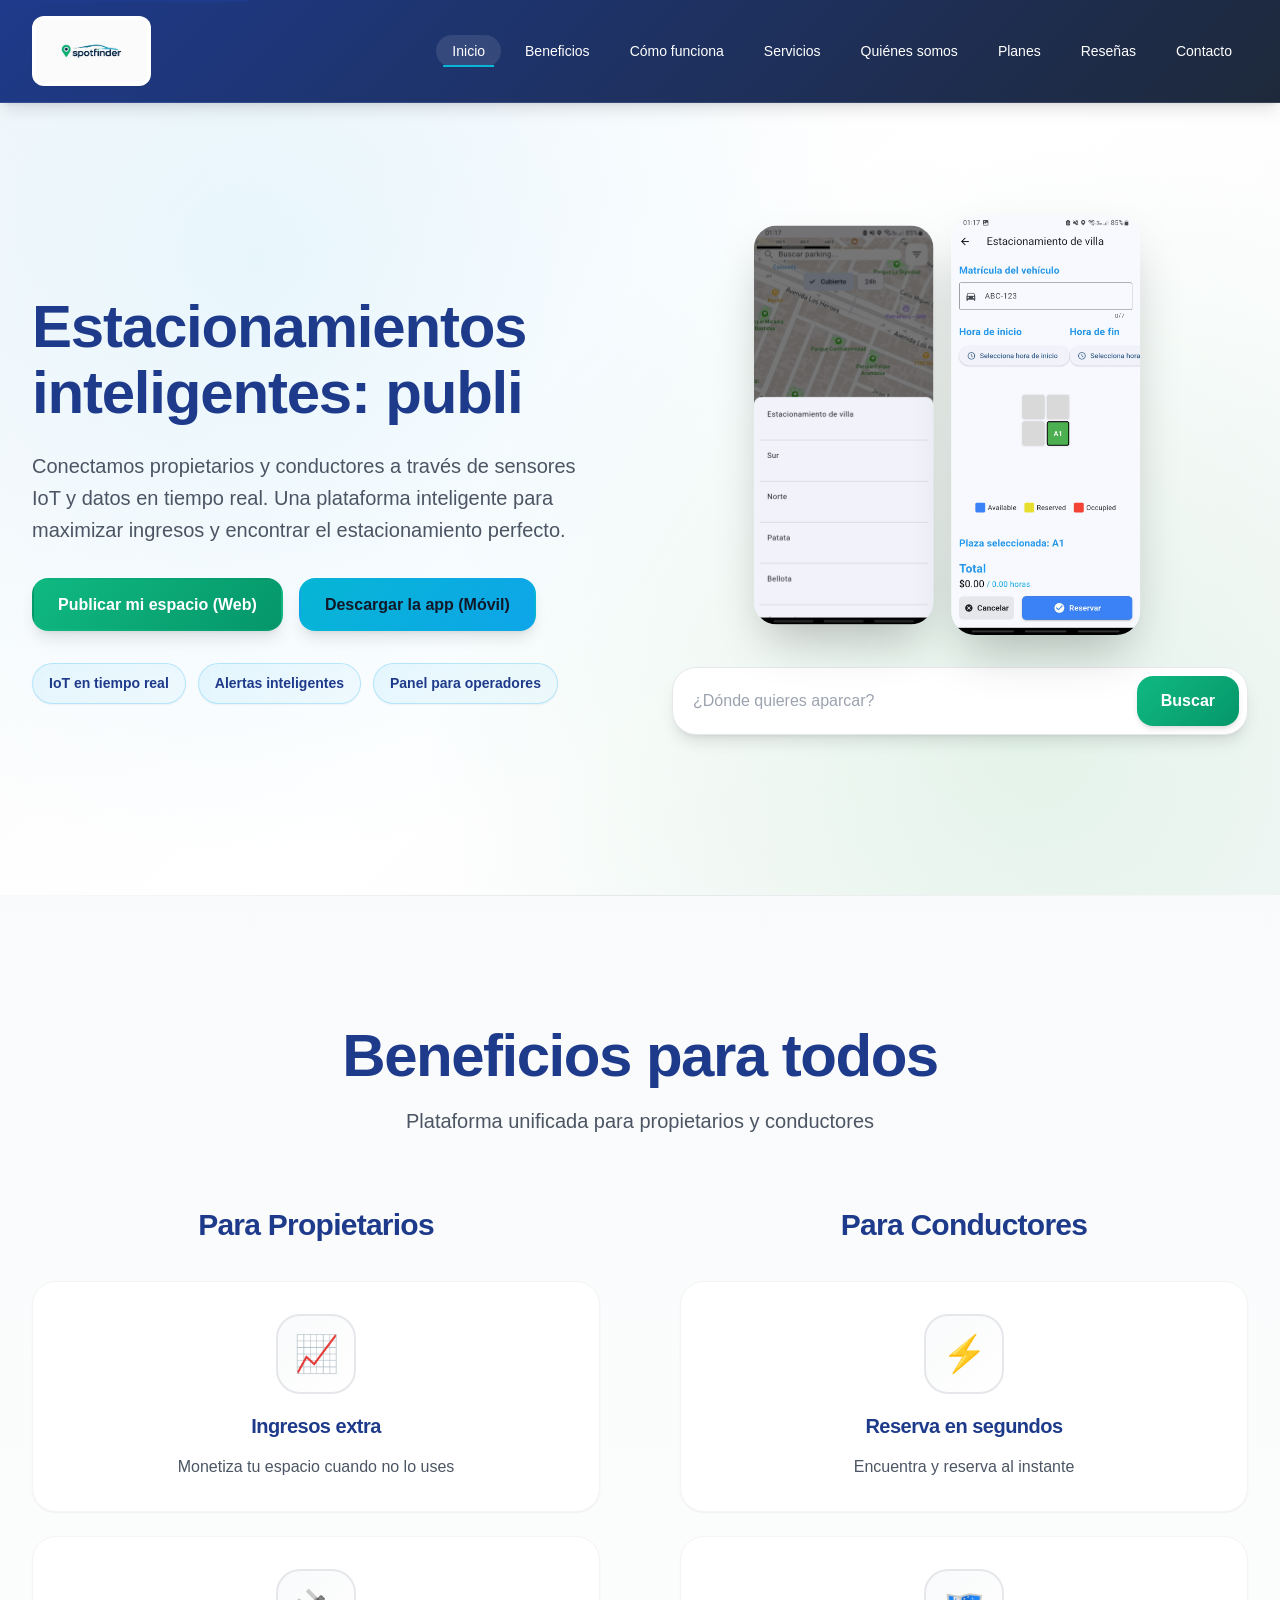
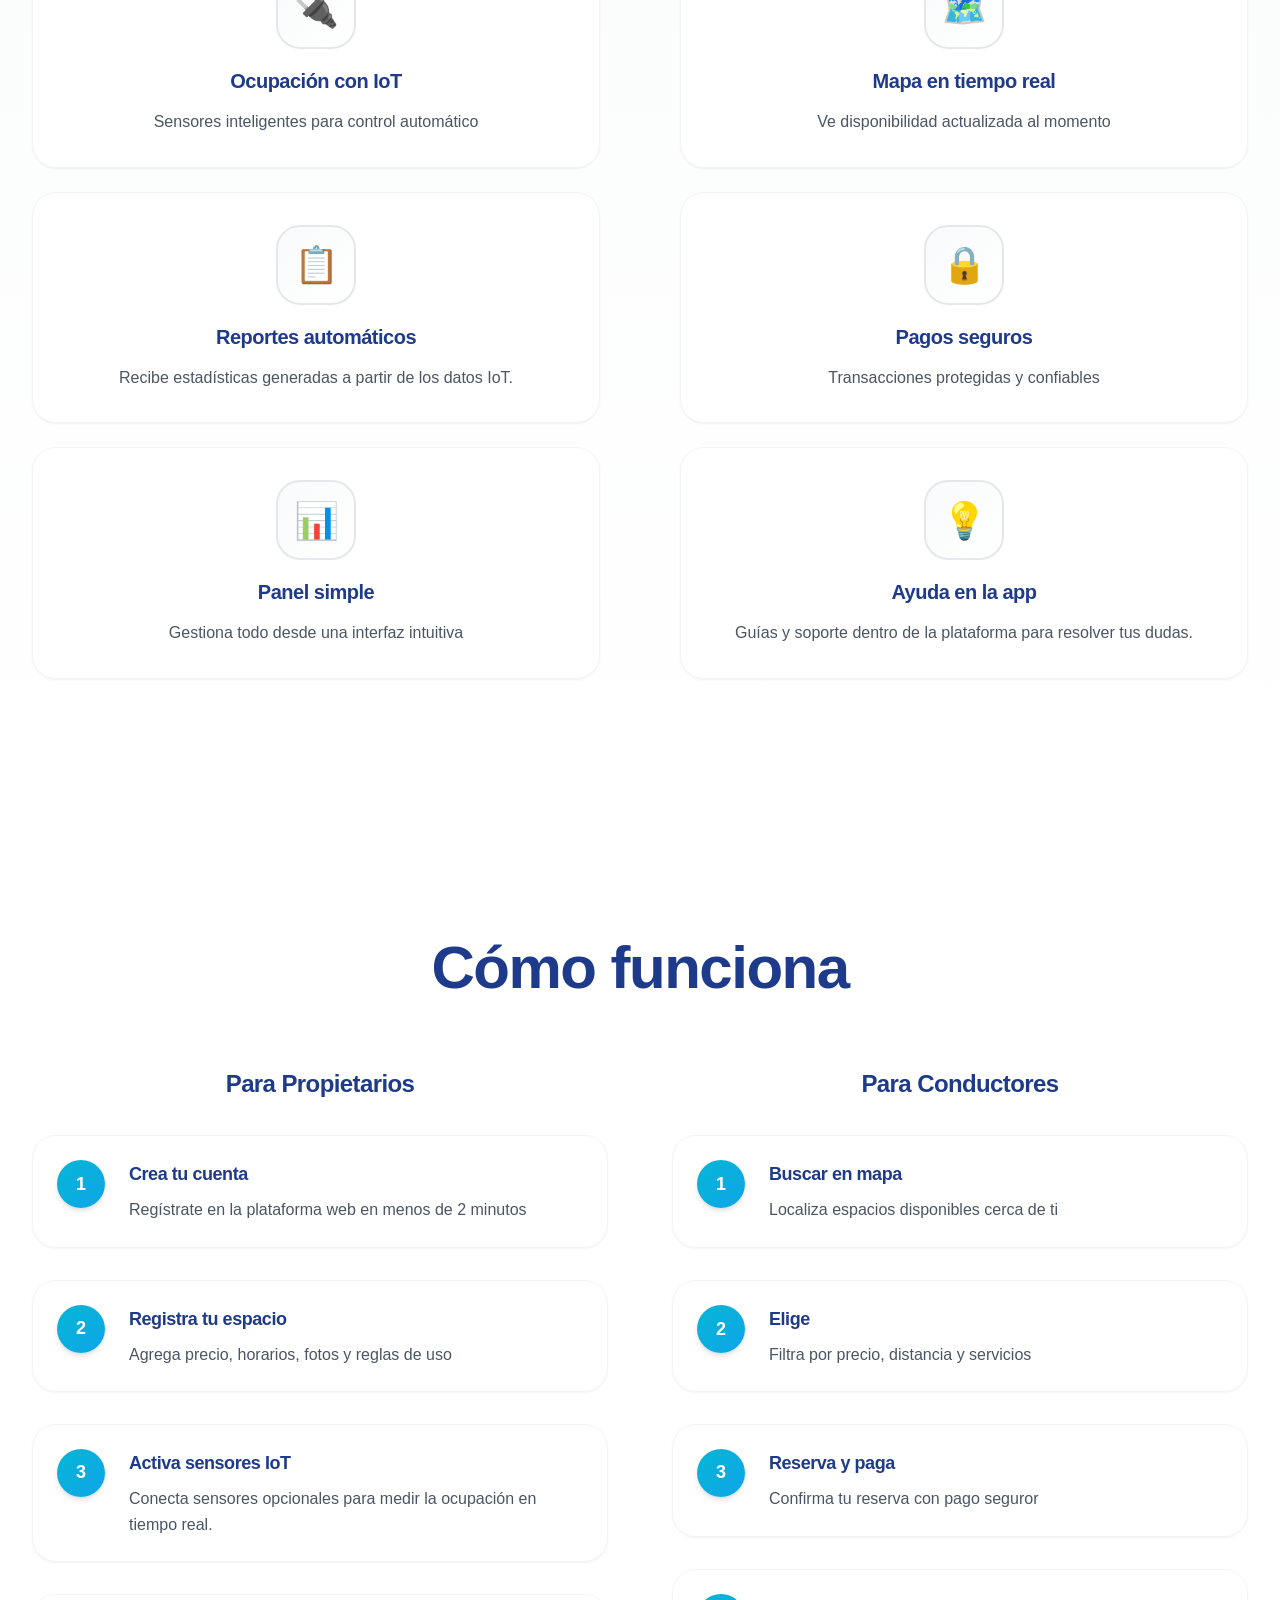
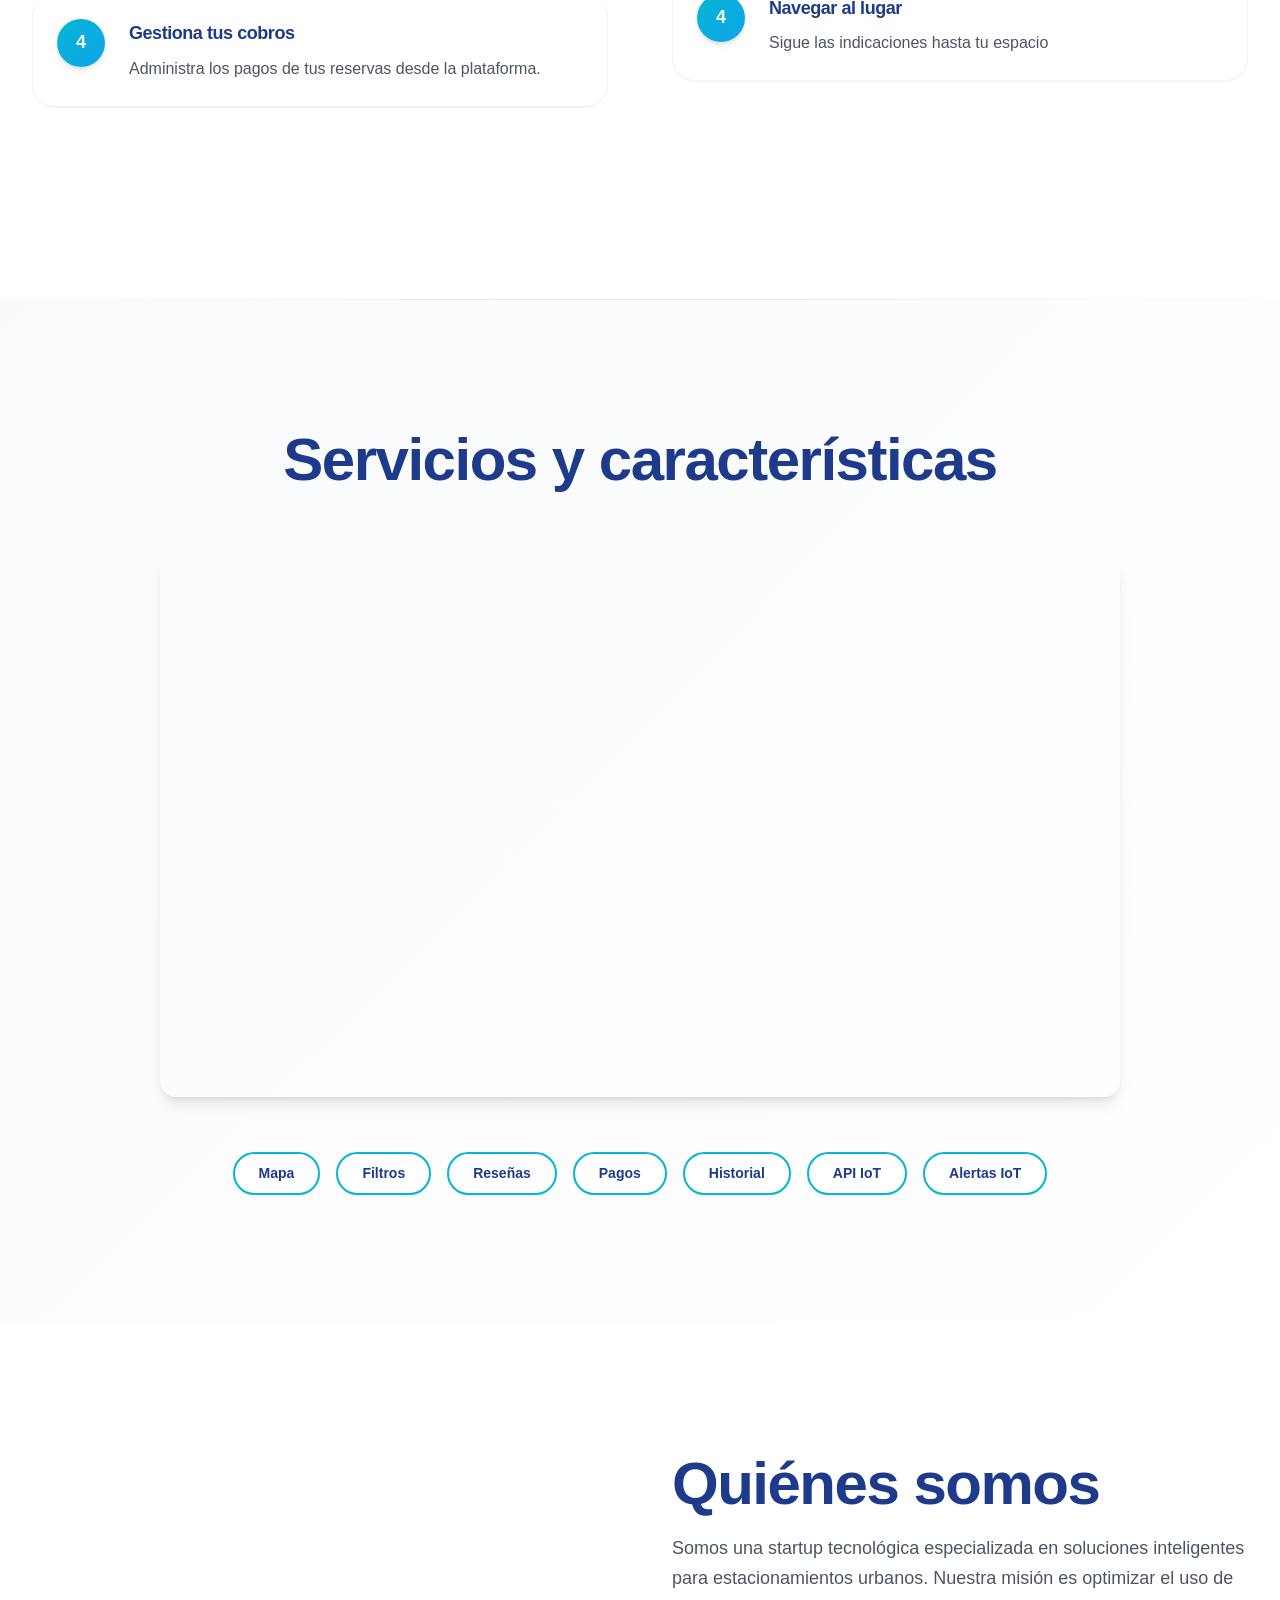
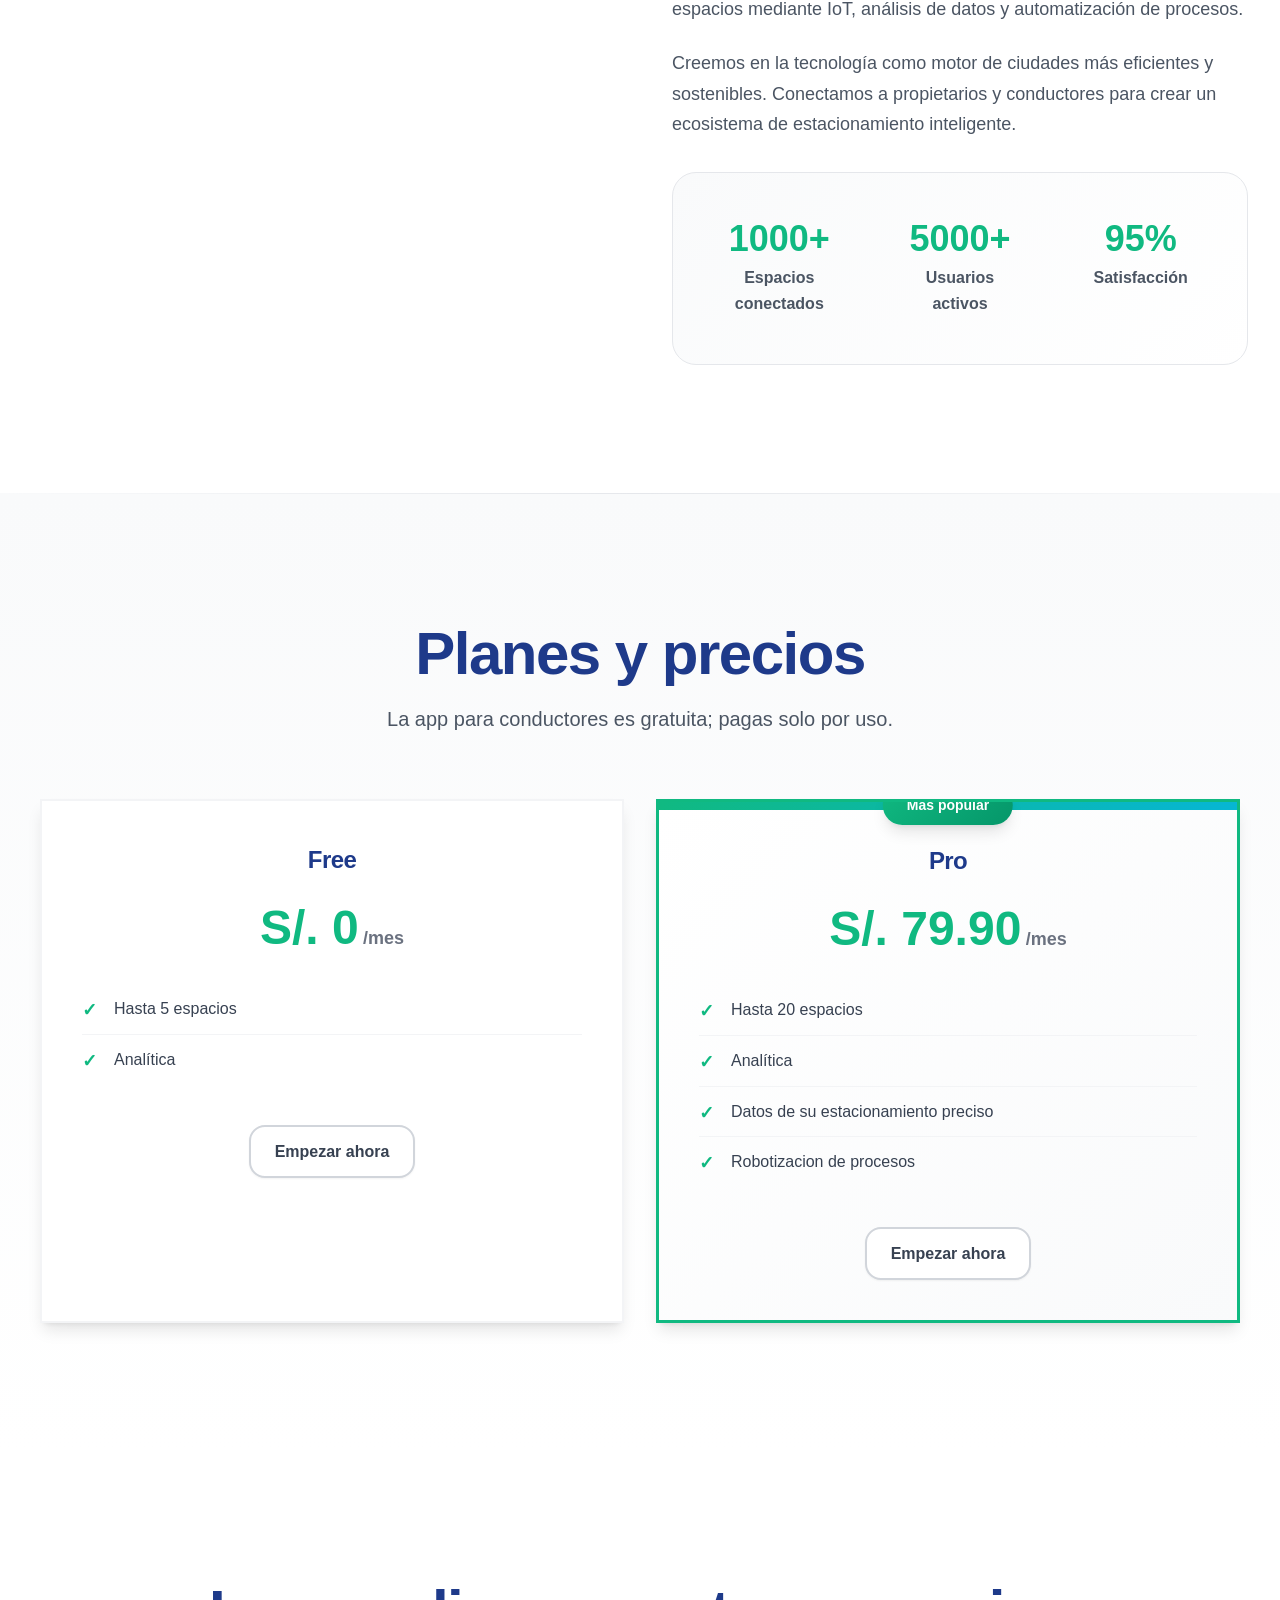
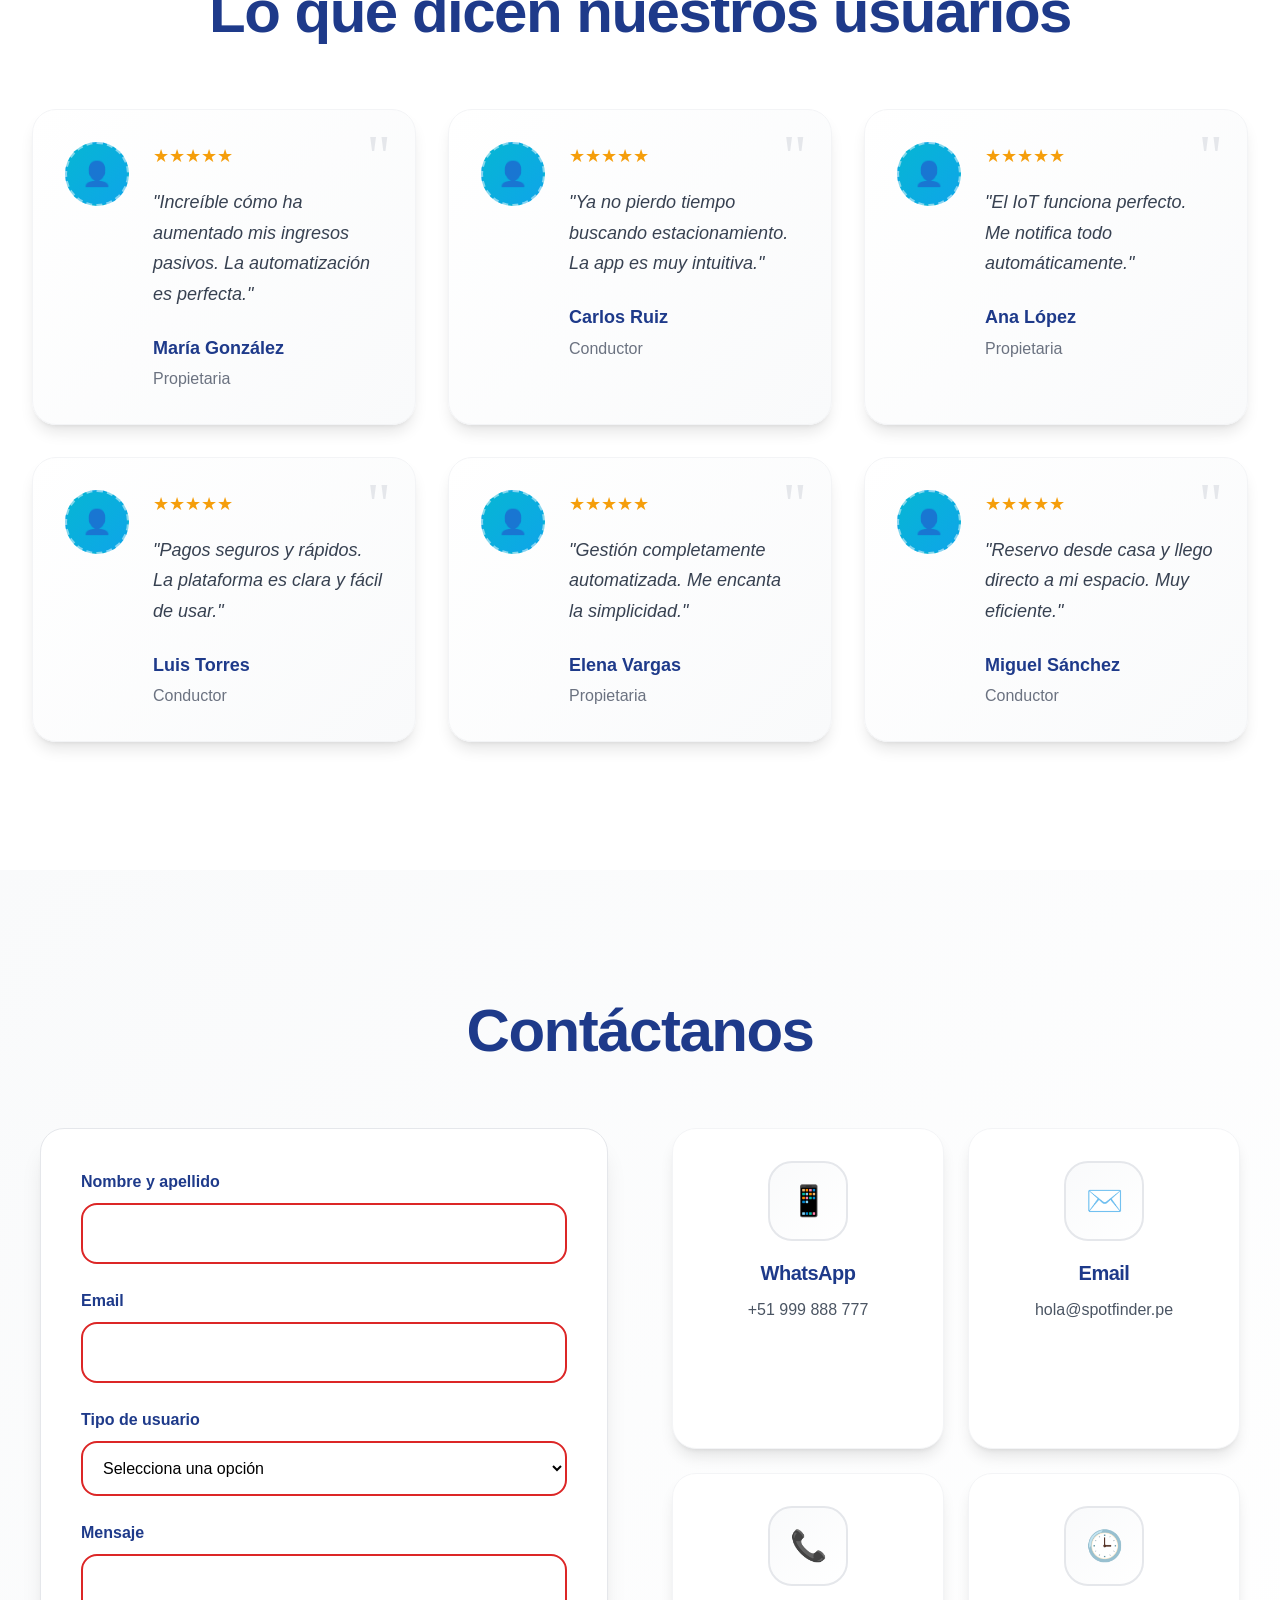
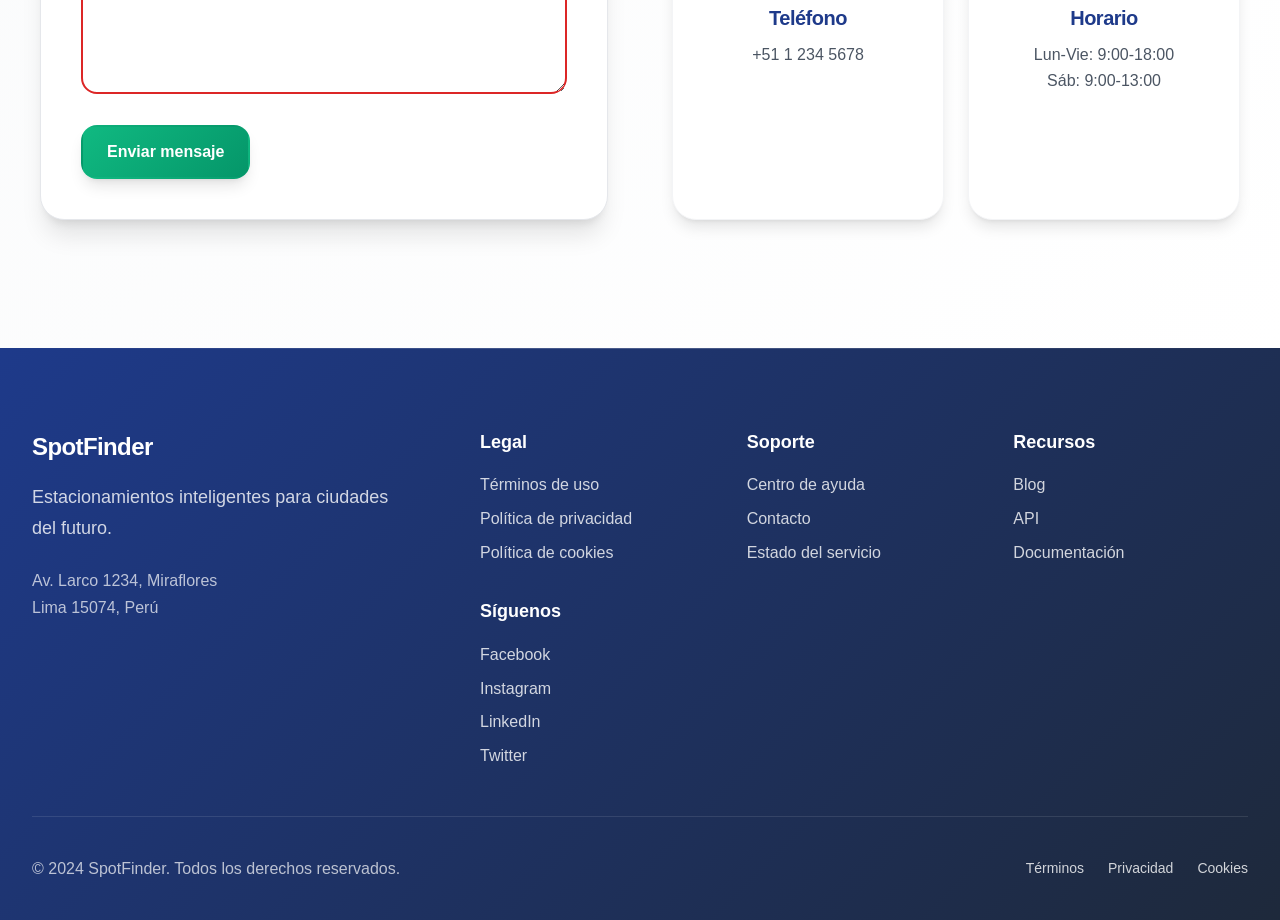
<file: index.html>
<!doctype html>
<html lang="es">

<head>
  <meta charset="utf-8">
  <meta name="viewport" content="width=device-width, initial-scale=1">
  <title>SpotFinder - Estacionamientos inteligentes</title>
  <link rel="stylesheet" href="styles.css">
  <meta name="description" content="Plataforma inteligente de estacionamientos con IoT. Publica tu espacio o encuentra el lugar perfecto para aparcar.">

  <meta property="og:title" content="SpotFinder - Estacionamientos inteligentes">
  <meta property="og:type" content="website">
  <meta property="og:url" content="">
  <meta property="og:image" content="">
  <meta property="og:description" content="Plataforma inteligente de estacionamientos con IoT para monitorear disponibilidad en tiempo real.">

  <meta name="twitter:card" content="summary_large_image">
  <meta name="twitter:title" content="SpotFinder - Estacionamientos inteligentes">
  <meta name="twitter:description" content="Plataforma inteligente de estacionamientos con IoT y datos en tiempo real.">

  <link rel="icon" href="/favicon.ico" sizes="any">
  <link rel="icon" href="/icon.svg" type="image/svg+xml">
  <link rel="apple-touch-icon" href="icon.png">

  <link rel="manifest" href="site.webmanifest">
  <meta name="theme-color" content="#0F172A">
</head>

<body>
  <!-- Skip link para accesibilidad -->
  <a href="#main-content" class="skip-link">Saltar al contenido principal</a>

  <!-- Header sticky -->
  <header class="header" role="banner">
    <div class="container">
      <div class="header__content">
        <!-- SLOT: LOGO_SLOT -->
        <div class="header-logo">
          <img
            src="Logo.jpg"
            alt="SpotFinder"
            class="logo-img"
          />
        </div>

        <nav class="nav" role="navigation" aria-label="Navegación principal">
          <ul class="nav__list">
            <li><a href="#home" class="nav__link">Inicio</a></li>
            <li><a href="#beneficios" class="nav__link">Beneficios</a></li>
            <li><a href="#como-funciona" class="nav__link">Cómo funciona</a></li>
            <li><a href="#servicios" class="nav__link">Servicios</a></li>
            <li><a href="#quienes-somos" class="nav__link">Quiénes somos</a></li>
            <li><a href="#planes" class="nav__link">Planes</a></li>
            <li><a href="#resenas" class="nav__link">Reseñas</a></li>
            <li><a href="#contacto" class="nav__link">Contacto</a></li>
          </ul>
        </nav>

        <button class="menu-toggle" aria-label="Abrir menú de navegación" aria-expanded="false">
          <span class="menu-toggle__line"></span>
          <span class="menu-toggle__line"></span>
          <span class="menu-toggle__line"></span>
        </button>
      </div>
    </div>
  </header>

  <main id="main-content">
    <!-- Hero / Home -->
    <section id="home" class="hero">
      <div class="container">
        <div class="hero__content">
          <div class="hero__text">
            <h1 class="hero__title">Estacionamientos inteligentes: publica, reserva y automatiza.</h1>
            <p class="hero__subtitle">
              Conectamos propietarios y conductores a través de sensores IoT y datos en tiempo real.
              Una plataforma inteligente para maximizar ingresos y encontrar el estacionamiento perfecto.
            </p>

            <div class="hero__ctas">
              <button class="btn btn--primary">Publicar mi espacio (Web)</button>
              <button class="btn btn--secondary">Descargar la app (Móvil)</button>
            </div>

            <!-- SLOT: HERO_STORES_SLOT -->
            <!--<div class="hero__stores slot" data-slot="HERO_STORES_SLOT">
              <div class="store-badge">App Store</div>
              <div class="store-badge">Google Play</div>
            </div> 
            -->
            <div class="hero__badges">
              <span class="badge">IoT en tiempo real</span>
              <span class="badge">Alertas inteligentes</span>
              <span class="badge">Panel para operadores</span>
            </div>
          </div>

          <div class="hero__visual">
            <!-- SLOT: HERO_MOCKUP_SLOT -->
            <div class="slot slot--video" data-slot="HERO_MOCKUP_SLOT">
              <div class="hero-mockup">
                <img
                  src="mockup-mapa.jpg"
                  alt="Vista del mapa de disponibilidad de estacionamientos"
                  class="hero-mockup__image hero-mockup__image--left"
                />
                <img
                  src="mockup-app.jpg"
                  alt="Pantalla de reserva de estacionamiento"
                  class="hero-mockup__image hero-mockup__image--right"
                />
              </div>
            </div> 
            <div class="hero__search">
              <input type="text" placeholder="¿Dónde quieres aparcar?" class="search-input">
              <button class="search-btn">Buscar</button>
            </div>
          </div>
        </div>
      </div>
    </section>

    <!-- Beneficios -->
    <section id="beneficios" class="benefits">
      <div class="container">
        <div class="section-header">
          <h2 class="section-title">Beneficios para todos</h2>
          <p class="section-subtitle">Plataforma unificada para propietarios y conductores</p>
        </div>

        <div class="benefits__groups">
          <div class="benefits__group">
            <h3 class="benefits__group-title">Para Propietarios</h3>
            <div class="benefits__grid">
              <div class="benefit-card">
                <div class="benefit-card__icon slot" data-slot="BENEFIT_IMG_SLOT_1">📈</div>
                <h4 class="benefit-card__title">Ingresos extra</h4>
                <p class="benefit-card__text">Monetiza tu espacio cuando no lo uses</p>
              </div>
              <div class="benefit-card">
                <div class="benefit-card__icon slot" data-slot="BENEFIT_IMG_SLOT_2">🔌</div>
                <h4 class="benefit-card__title">Ocupación con IoT</h4>
                <p class="benefit-card__text">Sensores inteligentes para control automático</p>
              </div>
              <div class="benefit-card">
                <div class="benefit-card__icon slot" data-slot="BENEFIT_IMG_SLOT_3">📋</div>
                <h4 class="benefit-card__title">Reportes automáticos</h4>
                <p class="benefit-card__text">Recibe estadísticas generadas a partir de los datos IoT.</p>
              </div>
              <div class="benefit-card">
                <div class="benefit-card__icon slot" data-slot="BENEFIT_IMG_SLOT_4">📊</div>
                <h4 class="benefit-card__title">Panel simple</h4>
                <p class="benefit-card__text">Gestiona todo desde una interfaz intuitiva</p>
              </div>
            </div>
          </div>

          <div class="benefits__group">
            <h3 class="benefits__group-title">Para Conductores</h3>
            <div class="benefits__grid">
              <div class="benefit-card">
                <div class="benefit-card__icon slot" data-slot="BENEFIT_IMG_SLOT_5">⚡</div>
                <h4 class="benefit-card__title">Reserva en segundos</h4>
                <p class="benefit-card__text">Encuentra y reserva al instante</p>
              </div>
              <div class="benefit-card">
                <div class="benefit-card__icon slot" data-slot="BENEFIT_IMG_SLOT_6">🗺️</div>
                <h4 class="benefit-card__title">Mapa en tiempo real</h4>
                <p class="benefit-card__text">Ve disponibilidad actualizada al momento</p>
              </div>
              <div class="benefit-card">
                <div class="benefit-card__icon slot" data-slot="BENEFIT_IMG_SLOT_7">🔒</div>
                <h4 class="benefit-card__title">Pagos seguros</h4>
                <p class="benefit-card__text">Transacciones protegidas y confiables</p>
              </div>
              <div class="benefit-card">
                <div class="benefit-card__icon slot" data-slot="BENEFIT_IMG_SLOT_8">💡</div>
                <h4 class="benefit-card__title">Ayuda en la app</h4>
                <p class="benefit-card__text">Guías y soporte dentro de la plataforma para resolver tus dudas.</p>
              </div>
            </div>
          </div>
        </div>
      </div>
    </section>

    <!-- Cómo funciona -->
    <section id="como-funciona" class="how-it-works">
      <div class="container">
        <div class="section-header">
          <h2 class="section-title">Cómo funciona</h2>
        </div>

        <div class="how-it-works__columns">
          <div class="how-it-works__column">
            <h3 class="how-it-works__column-title">Para Propietarios</h3>
            <div class="steps">
              <div class="step">
                <div class="step__number">1</div>
                <div class="step__content">
                  <h4 class="step__title">Crea tu cuenta</h4>
                  <p class="step__text">Regístrate en la plataforma web en menos de 2 minutos</p>
                </div>
              </div>
              <div class="step">
                <div class="step__number">2</div>
                <div class="step__content">
                  <h4 class="step__title">Registra tu espacio</h4>
                  <p class="step__text">Agrega precio, horarios, fotos y reglas de uso</p>
                </div>
              </div>
              <div class="step">
                <div class="step__number">3</div>
                <div class="step__content">
                  <h4 class="step__title">Activa sensores IoT</h4>
                  <p class="step__text">Conecta sensores opcionales para medir la ocupación en tiempo real.</p>
                </div>
              </div>
              <div class="step">
                <div class="step__number">4</div>
                <div class="step__content">
                  <h4 class="step__title">Gestiona tus cobros</h4>
                  <p class="step__text">Administra los pagos de tus reservas desde la plataforma.</p>
                </div>
              </div>
            </div>
          </div>

          <div class="how-it-works__column">
            <h3 class="how-it-works__column-title">Para Conductores</h3>
            <div class="steps">
              <div class="step">
                <div class="step__number">1</div>
                <div class="step__content">
                  <h4 class="step__title">Buscar en mapa</h4>
                  <p class="step__text">Localiza espacios disponibles cerca de ti</p>
                </div>
              </div>
              <div class="step">
                <div class="step__number">2</div>
                <div class="step__content">
                  <h4 class="step__title">Elige</h4>
                  <p class="step__text">Filtra por precio, distancia y servicios</p>
                </div>
              </div>
              <div class="step">
                <div class="step__number">3</div>
                <div class="step__content">
                  <h4 class="step__title">Reserva y paga</h4>
                  <p class="step__text">Confirma tu reserva con pago seguror</p>
                </div>
              </div>
              <div class="step">
                <div class="step__number">4</div>
                <div class="step__content">
                  <h4 class="step__title">Navegar al lugar</h4>
                  <p class="step__text">Sigue las indicaciones hasta tu espacio</p>
                </div>
              </div>
            </div>
          </div>
        </div>
    </section>

    <!-- Servicios -->
    <section id="servicios" class="services">
      <div class="container">
        <div class="section-header">
          <h2 class="section-title">Servicios y características</h2>
        </div>

        <!-- SLOT: SERVICES_VIDEO_SLOT -->
        <div class="services__video" data-slot="SERVICES_VIDEO_SLOT">
          <div class="video-wrapper">
            <iframe width="560" height="315" src="https://www.youtube.com/embed/2kWXhWItfZU?si=2PMFf-7sUPzFDPb-" 
            title="YouTube video player" 
            frameborder="0" 
            allow="accelerometer; autoplay; clipboard-write; encrypted-media; gyroscope; picture-in-picture; web-share" 
            referrerpolicy="strict-origin-when-cross-origin" allowfullscreen></iframe>
          </div>
        </div>

        <div class="services__features">
          <span class="chip">Mapa</span>
          <span class="chip">Filtros</span>
          <span class="chip">Reseñas</span>
          <span class="chip">Pagos</span>
          <span class="chip">Historial</span>
          <span class="chip">API IoT</span>
          <span class="chip">Alertas IoT</span>
        </div>
      </div>
    </section>

    <!-- Quiénes somos -->
    <section id="quienes-somos" class="about">
      <div class="container">
        <div class="about__content">
          <!-- SLOT: ABOUT_VIDEO_SLOT -->
          <div class="about__visual" data-slot="ABOUT_VIDEO_SLOT">
            <div class="video-placeholder">
              <iframe width="560" height="315" src="https://www.youtube.com/embed/Ll_kRRP-cmo?si=hTWVKN3WlVHmGV3t" 
              title="YouTube video player" 
              frameborder="0" 
              allow="accelerometer; autoplay; clipboard-write; encrypted-media; gyroscope; picture-in-picture; web-share" 
              referrerpolicy="strict-origin-when-cross-origin" 
              allowfullscreen>
            </iframe>
            </div>
          </div>

          <div class="about__text">
            <h2 class="section-title">Quiénes somos</h2>
            <p class="about__description">
              Somos una startup tecnológica especializada en soluciones inteligentes para estacionamientos urbanos.
              Nuestra misión es optimizar el uso de espacios mediante IoT, análisis de datos y automatización de procesos.
            </p>
            <p class="about__description">
              Creemos en la tecnología como motor de ciudades más eficientes y sostenibles.
              Conectamos a propietarios y conductores para crear un ecosistema de estacionamiento inteligente.
            </p>
            <div class="about__stats">
              <div class="stat">
                <strong>1000+</strong>
                <span>Espacios conectados</span>
              </div>
              <div class="stat">
                <strong>5000+</strong>
                <span>Usuarios activos</span>
              </div>
              <div class="stat">
                <strong>95%</strong>
                <span>Satisfacción</span>
              </div>
            </div>
          </div>
        </div>
      </div>
    </section>

    <!-- Planes -->
    <section id="planes" class="pricing">
      <div class="container">
        <div class="section-header">
          <h2 class="section-title">Planes y precios</h2>
          <p class="section-subtitle">La app para conductores es gratuita; pagas solo por uso.</p>
        </div>

        <div class="pricing__grid">
          <div class="pricing__card">
            <h3 class="pricing__title">Free</h3>
            <div class="pricing__price">
              <span class="pricing__amount">S/. 0</span>
              <span class="pricing__period">/mes</span>
            </div>
            <ul class="pricing__features">
              <li>Hasta 5 espacios</li>
              <li>Analítica</li>
            </ul>
            <a
              href="https://brave-mushroom-0031ada10.3.azurestaticapps.net/"
              class="btn btn--outline"
              target="_blank"
              rel="noopener noreferrer"
            >
              Empezar ahora
            </a>
          </div>

          <div class="pricing__card pricing__card--featured">
            <div class="pricing__badge">Más popular</div>
            <h3 class="pricing__title">Pro</h3>
            <div class="pricing__price">
              <span class="pricing__amount">S/. 79.90</span>
              <span class="pricing__period">/mes</span>
            </div>
            <ul class="pricing__features">
              <li>Hasta 20 espacios</li>
              <li>Analítica</li>
              <li>Datos de su estacionamiento preciso </li>
              <li>Robotizacion de procesos </li>

            </ul>
            <a
              href="https://brave-mushroom-0031ada10.3.azurestaticapps.net/"
              class="btn btn--outline"
              target="_blank"
              rel="noopener noreferrer"
            >
              Empezar ahora
            </a>
          </div>


        </div>
      </div>
    </section>

    <!-- Reseñas -->
    <section id="resenas" class="testimonials">
      <div class="container">
        <div class="section-header">
          <h2 class="section-title">Lo que dicen nuestros usuarios</h2>
        </div>

        <div class="testimonials__grid">
          <div class="testimonial">
            <!-- SLOT: TESTIMONIAL_AVATAR_SLOT_1 -->
            <div class="testimonial__avatar slot slot--avatar" data-slot="TESTIMONIAL_AVATAR_SLOT_1">
              <span>👤</span>
            </div>
            <div class="testimonial__content">
              <div class="testimonial__rating">★★★★★</div>
              <p class="testimonial__text">"Increíble cómo ha aumentado mis ingresos pasivos. La automatización es perfecta."</p>
              <div class="testimonial__author">
                <strong>María González</strong>
                <span>Propietaria</span>
              </div>
            </div>
          </div>

          <div class="testimonial">
            <!-- SLOT: TESTIMONIAL_AVATAR_SLOT_2 -->
            <div class="testimonial__avatar slot slot--avatar" data-slot="TESTIMONIAL_AVATAR_SLOT_2">
              <span>👤</span>
            </div>
            <div class="testimonial__content">
              <div class="testimonial__rating">★★★★★</div>
              <p class="testimonial__text">"Ya no pierdo tiempo buscando estacionamiento. La app es muy intuitiva."</p>
              <div class="testimonial__author">
                <strong>Carlos Ruiz</strong>
                <span>Conductor</span>
              </div>
            </div>
          </div>

          <div class="testimonial">
            <!-- SLOT: TESTIMONIAL_AVATAR_SLOT_3 -->
            <div class="testimonial__avatar slot slot--avatar" data-slot="TESTIMONIAL_AVATAR_SLOT_3">
              <span>👤</span>
            </div>
            <div class="testimonial__content">
              <div class="testimonial__rating">★★★★★</div>
              <p class="testimonial__text">"El IoT funciona perfecto. Me notifica todo automáticamente."</p>
              <div class="testimonial__author">
                <strong>Ana López</strong>
                <span>Propietaria</span>
              </div>
            </div>
          </div>

          <div class="testimonial">
            <!-- SLOT: TESTIMONIAL_AVATAR_SLOT_4 -->
            <div class="testimonial__avatar slot slot--avatar" data-slot="TESTIMONIAL_AVATAR_SLOT_4">
              <span>👤</span>
            </div>
            <div class="testimonial__content">
              <div class="testimonial__rating">★★★★★</div>
              <p class="testimonial__text">"Pagos seguros y rápidos. La plataforma es clara y fácil de usar."</p>
              <div class="testimonial__author">
                <strong>Luis Torres</strong>
                <span>Conductor</span>
              </div>
            </div>
          </div>

          <div class="testimonial">
            <!-- SLOT: TESTIMONIAL_AVATAR_SLOT_5 -->
            <div class="testimonial__avatar slot slot--avatar" data-slot="TESTIMONIAL_AVATAR_SLOT_5">
              <span>👤</span>
            </div>
            <div class="testimonial__content">
              <div class="testimonial__rating">★★★★★</div>
              <p class="testimonial__text">"Gestión completamente automatizada. Me encanta la simplicidad."</p>
              <div class="testimonial__author">
                <strong>Elena Vargas</strong>
                <span>Propietaria</span>
              </div>
            </div>
          </div>

          <div class="testimonial">
            <!-- SLOT: TESTIMONIAL_AVATAR_SLOT_6 -->
            <div class="testimonial__avatar slot slot--avatar" data-slot="TESTIMONIAL_AVATAR_SLOT_6">
              <span>👤</span>
            </div>
            <div class="testimonial__content">
              <div class="testimonial__rating">★★★★★</div>
              <p class="testimonial__text">"Reservo desde casa y llego directo a mi espacio. Muy eficiente."</p>
              <div class="testimonial__author">
                <strong>Miguel Sánchez</strong>
                <span>Conductor</span>
              </div>
            </div>
          </div>
        </div>
      </div>
    </section>


    <!-- Contacto -->
    <section id="contacto" class="contact">
      <div class="container">
        <div class="section-header">
          <h2 class="section-title">Contáctanos</h2>
        </div>

        <div class="contact__content">
          <form class="contact__form" class="contact__form"
              action="mailto:hola@spotfinder.pe"
              method="POST"
              enctype="text/plain">
            <div class="form-group">
              <label for="name" class="form-label">Nombre y apellido</label>
              <input type="text" id="name" name="name" class="form-input" required>
              <span class="form-error" role="alert"></span>
            </div>

            <div class="form-group">
              <label for="email" class="form-label">Email</label>
              <input type="email" id="email" name="email" class="form-input" required>
              <span class="form-error" role="alert"></span>
            </div>

            <div class="form-group">
              <label for="type" class="form-label">Tipo de usuario</label>
              <select id="type" name="type" class="form-input" required>
                <option value="">Selecciona una opción</option>
                <option value="propietario">Propietario</option>
                <option value="conductor">Conductor</option>
              </select>
              <span class="form-error" role="alert"></span>
            </div>

            <div class="form-group">
              <label for="message" class="form-label">Mensaje</label>
              <textarea id="message" name="message" class="form-input form-textarea" required></textarea>
              <span class="form-error" role="alert"></span>
            </div>

            <button type="submit" class="btn btn--primary">Enviar mensaje</button>
          </form>

          <div class="contact__info">
            <div class="contact-card">
              <!-- SLOT: CONTACT_WHATSAPP_SLOT -->
              <div class="contact-card__icon slot" data-slot="CONTACT_WHATSAPP_SLOT">📱</div>
              <h3 class="contact-card__title">WhatsApp</h3>
              <p class="contact-card__text">+51 999 888 777</p>
            </div>

            <div class="contact-card">
              <!-- SLOT: CONTACT_MAIL_SLOT -->
              <div class="contact-card__icon slot" data-slot="CONTACT_MAIL_SLOT">✉️</div>
              <h3 class="contact-card__title">Email</h3>
              <p class="contact-card__text">hola@spotfinder.pe</p>
            </div>

            <div class="contact-card">
              <!-- SLOT: CONTACT_PHONE_SLOT -->
              <div class="contact-card__icon slot" data-slot="CONTACT_PHONE_SLOT">📞</div>
              <h3 class="contact-card__title">Teléfono</h3>
              <p class="contact-card__text">+51 1 234 5678</p>
            </div>

            <div class="contact-card">
              <div class="contact-card__icon">🕒</div>
              <h3 class="contact-card__title">Horario</h3>
              <p class="contact-card__text">Lun-Vie: 9:00-18:00<br>Sáb: 9:00-13:00</p>
            </div>
          </div>
        </div>
      </div>
    </section>
  </main>

  <!-- Footer -->
  <footer class="footer">
    <div class="container">
      <div class="footer__content">
        <div class="footer__brand">
          <h3 class="footer__title">SpotFinder</h3>
          <p class="footer__description">
            Estacionamientos inteligentes para ciudades del futuro.
          </p>
          <address class="footer__address">
            Av. Larco 1234, Miraflores<br>
            Lima 15074, Perú
          </address>
        </div>

        <div class="footer__links">
          <div class="footer__column">
            <h4 class="footer__column-title">Legal</h4>
            <ul class="footer__list">
              <li><a href="#" class="footer__link">Términos de uso</a></li>
              <li><a href="#" class="footer__link">Política de privacidad</a></li>
              <li><a href="#" class="footer__link">Política de cookies</a></li>
            </ul>
          </div>

          <div class="footer__column">
            <h4 class="footer__column-title">Soporte</h4>
            <ul class="footer__list">
              <li><a href="#" class="footer__link">Centro de ayuda</a></li>
              <li><a href="#" class="footer__link">Contacto</a></li>
              <li><a href="#" class="footer__link">Estado del servicio</a></li>
            </ul>
          </div>

          <div class="footer__column">
            <h4 class="footer__column-title">Recursos</h4>
            <ul class="footer__list">
              <li><a href="#" class="footer__link">Blog</a></li>
              <li><a href="#" class="footer__link">API</a></li>
              <li><a href="#" class="footer__link">Documentación</a></li>
            </ul>
          </div>

          <div class="footer__column">
            <h4 class="footer__column-title">Síguenos</h4>
            <ul class="footer__list">
              <li><a href="#" class="footer__link">Facebook</a></li>
              <li><a href="#" class="footer__link">Instagram</a></li>
              <li><a href="#" class="footer__link">LinkedIn</a></li>
              <li><a href="#" class="footer__link">Twitter</a></li>
            </ul>
          </div>
        </div>
      </div>

      <div class="footer__bottom">
        <p class="footer__copyright">
          © 2024 SpotFinder. Todos los derechos reservados.
        </p>
        <div class="footer__secondary-links">
          <a href="#" class="footer__link">Términos</a>
          <a href="#" class="footer__link">Privacidad</a>
          <a href="#" class="footer__link">Cookies</a>
        </div>
      </div>
    </div>
  </footer>

  <script src="main.js"></script>
</body>

</html>
</file>
<file: styles.css>
/* ===================================
   VARIABLES CSS Y CONFIGURACIÓN BASE
   =================================== */

:root {
  /* Nueva paleta de colores más viva */
  --brand-navy: #1E3A8A;     /* Azul marino más vivo */
  --brand-green: #10B981;    /* Verde esmeralda vibrante */
  --brand-sky: #06B6D4;      /* Celeste cyan brillante */
  --brand-blue: #3B82F6;     /* Azul primario vibrante */
  --ink: #1F2937;
  --muted: #6B7280;
  --bg: #FFFFFF;
  --surface: #F8FAFC;
  --border: #E5E7EB;

  /* Colores adicionales para mejor diseño */
  --gray-50: #F9FAFB;
  --gray-100: #F3F4F6;
  --gray-200: #E5E7EB;
  --gray-300: #D1D5DB;
  --gray-400: #9CA3AF;
  --gray-500: #6B7280;
  --gray-600: #4B5563;
  --gray-700: #374151;
  --gray-800: #1F2937;
  --gray-900: #111827;

  /* Gradientes vibrantes */
  --gradient-primary: linear-gradient(135deg, var(--brand-blue) 0%, var(--brand-sky) 100%);
  --gradient-secondary: linear-gradient(135deg, var(--brand-green) 0%, var(--brand-sky) 100%);
  --gradient-accent: linear-gradient(135deg, var(--brand-navy) 0%, var(--brand-blue) 100%);

  /* Espaciado mejorado */
  --space-1: 0.25rem;  /* 4px */
  --space-2: 0.5rem;   /* 8px */
  --space-3: 0.75rem;  /* 12px */
  --space-4: 1rem;     /* 16px */
  --space-5: 1.25rem;  /* 20px */
  --space-6: 1.5rem;   /* 24px */
  --space-8: 2rem;     /* 32px */
  --space-10: 2.5rem;  /* 40px */
  --space-12: 3rem;    /* 48px */
  --space-16: 4rem;    /* 64px */
  --space-20: 5rem;    /* 80px */
  --space-24: 6rem;    /* 96px */

  /* Tipografía mejorada */
  --font-family: -apple-system, BlinkMacSystemFont, "Segoe UI", Roboto, Inter, "Helvetica Neue", Arial, sans-serif;
  --font-mono: ui-monospace, SFMono-Regular, "SF Mono", Monaco, Consolas, "Liberation Mono", "Courier New", monospace;

  --font-size-xs: 0.75rem;   /* 12px */
  --font-size-sm: 0.875rem;  /* 14px */
  --font-size-base: 1rem;    /* 16px */
  --font-size-lg: 1.125rem;  /* 18px */
  --font-size-xl: 1.25rem;   /* 20px */
  --font-size-2xl: 1.5rem;   /* 24px */
  --font-size-3xl: 1.875rem; /* 30px */
  --font-size-4xl: 2.25rem;  /* 36px */
  --font-size-5xl: 3rem;     /* 48px */
  --font-size-6xl: 3.75rem;  /* 60px */

  /* Radios mejorados */
  --radius-sm: 0.375rem;  /* 6px */
  --radius: 0.5rem;       /* 8px */
  --radius-md: 0.75rem;   /* 12px */
  --radius-lg: 1rem;      /* 16px */
  --radius-xl: 1.5rem;    /* 24px */
  --radius-full: 9999px;

  /* Sombras mejoradas */
  --shadow-xs: 0 1px 2px 0 rgb(0 0 0 / 0.05);
  --shadow-sm: 0 1px 2px 0 rgb(0 0 0 / 0.05);
  --shadow: 0 1px 3px 0 rgb(0 0 0 / 0.1), 0 1px 2px -1px rgb(0 0 0 / 0.1);
  --shadow-md: 0 4px 6px -1px rgb(0 0 0 / 0.1), 0 2px 4px -2px rgb(0 0 0 / 0.1);
  --shadow-lg: 0 10px 15px -3px rgb(0 0 0 / 0.1), 0 4px 6px -4px rgb(0 0 0 / 0.1);
  --shadow-xl: 0 20px 25px -5px rgb(0 0 0 / 0.1), 0 8px 10px -6px rgb(0 0 0 / 0.1);
  --shadow-2xl: 0 25px 50px -12px rgb(0 0 0 / 0.25);

  /* Z-index */
  --z-header: 100;
  --z-overlay: 200;
  --z-modal: 300;

  /* Transiciones */
  --transition-fast: 150ms ease;
  --transition-normal: 300ms ease;
  --transition-slow: 500ms ease;
}

/* ===================================
   RESET Y BASE MEJORADO
   =================================== */

*,
*::before,
*::after {
  box-sizing: border-box;
}

* {
  margin: 0;
  padding: 0;
}

html {
  scroll-behavior: smooth;
  font-size: 16px;
}

@media (prefers-reduced-motion: reduce) {
  html {
    scroll-behavior: auto;
  }

  *,
  *::before,
  *::after {
    animation-duration: 0.01ms !important;
    animation-iteration-count: 1 !important;
    transition-duration: 0.01ms !important;
    scroll-behavior: auto !important;
  }
}

body {
  font-family: var(--font-family);
  font-size: var(--font-size-base);
  line-height: 1.6;
  color: var(--ink);
  background-color: var(--bg);
  -webkit-font-smoothing: antialiased;
  -moz-osx-font-smoothing: grayscale;
  text-rendering: optimizeSpeed;
}

img,
picture,
video,
canvas,
svg {
  display: block;
  max-width: 100%;
  height: auto;
}

input,
button,
textarea,
select {
  font: inherit;
}

button {
  cursor: pointer;
  border: none;
  background: none;
}

a {
  color: inherit;
  text-decoration: none;
}

ul,
ol {
  list-style: none;
}

/* ===================================
   UTILIDADES Y LAYOUT MEJORADAS
   =================================== */

.container {
  width: 100%;
  max-width: 1280px;
  margin: 0 auto;
  padding: 0 var(--space-4);
}

@media (min-width: 640px) {
  .container {
    padding: 0 var(--space-6);
  }
}

@media (min-width: 1024px) {
  .container {
    padding: 0 var(--space-8);
  }
}

/* ===================================
   SKIP LINK
   =================================== */

.skip-link {
  position: absolute;
  top: -40px;
  left: 6px;
  background: var(--brand-navy);
  color: white;
  padding: var(--space-2) var(--space-4);
  border-radius: var(--radius);
  text-decoration: none;
  z-index: var(--z-modal);
  transition: top var(--transition-normal);
  font-weight: 600;
}

.skip-link:focus {
  top: 6px;
}

/* ===================================
   SLOTS (PLACEHOLDERS) MEJORADOS
   =================================== */

.slot {
  border: 2px dashed var(--gray-300);
  border-radius: var(--radius-lg);
  padding: var(--space-6);
  text-align: center;
  color: var(--gray-500);
  font-size: var(--font-size-sm);
  background: linear-gradient(135deg, var(--gray-50) 0%, var(--surface) 100%);
  min-height: 80px;
  display: flex;
  flex-direction: column;
  align-items: center;
  justify-content: center;
  gap: var(--space-2);
  position: relative;
  transition: all var(--transition-normal);
}

.slot:hover {
  border-color: var(--brand-sky);
  background: linear-gradient(135deg, #EBF8FF 0%, var(--surface) 100%);
  transform: translateY(-2px);
}

.slot--logo {
  min-height: 40px;
  max-width: 160px;
  padding: var(--space-2) var(--space-4);
  background: linear-gradient(135deg, var(--brand-navy) 0%, #1E293B 100%);
  border: 2px dashed rgba(255, 255, 255, 0.3);
  color: white;
}

.slot--video {
  aspect-ratio: 16 / 9;
  min-height: 200px;
  background: linear-gradient(135deg, var(--gray-900) 0%, var(--gray-800) 100%);
  border: 2px dashed var(--gray-600);
  color: white;
}

.slot--avatar {
  width: 64px;
  height: 64px;
  border-radius: var(--radius-full);
  min-height: auto;
  font-size: var(--font-size-2xl);
  background: linear-gradient(135deg, var(--brand-sky) 0%, #0EA5E9 100%);
  border: 2px dashed rgba(255, 255, 255, 0.5);
  color: white;
}

.video-placeholder {
  display: flex;
  flex-direction: column;
  align-items: center;
  gap: var(--space-3);
}

.services__video .video-wrapper {
  display: inline-block;       
  width: 100%;
  max-width: 960px;
  aspect-ratio: 16 / 9;
}

.video-embed {
  width: 100%;
  height: 100%;
  border: 0;
  border-radius: var(--radius-lg);
  box-shadow: var(--shadow-lg);
}

.play-icon {
  font-size: var(--font-size-4xl);
  color: var(--brand-sky);
  filter: drop-shadow(0 4px 8px rgba(0, 0, 0, 0.3));
}

/* ===================================
   BOTONES MEJORADOS
   =================================== */

.btn {
  display: inline-flex;
  align-items: center;
  justify-content: center;
  padding: var(--space-3) var(--space-6);
  border-radius: var(--radius-lg);
  font-weight: 600;
  font-size: var(--font-size-base);
  transition: all var(--transition-normal);
  text-decoration: none;
  border: 2px solid transparent;
  cursor: pointer;
  min-height: 48px;
  position: relative;
  overflow: hidden;
}

.btn::before {
  content: '';
  position: absolute;
  top: 0;
  left: -100%;
  width: 100%;
  height: 100%;
  background: linear-gradient(90deg, transparent, rgba(255, 255, 255, 0.2), transparent);
  transition: left var(--transition-slow);
}

.btn:hover::before {
  left: 100%;
}

.btn:focus-visible {
  outline: 2px solid var(--brand-sky);
  outline-offset: 2px;
}

.btn--primary {
  background: linear-gradient(135deg, var(--brand-green) 0%, #059669 100%);
  color: white;
  box-shadow: var(--shadow-lg);
}

.btn--primary:hover {
  background: linear-gradient(135deg, #059669 0%, #047857 100%);
  transform: translateY(-2px);
  box-shadow: var(--shadow-xl);
}

.btn--primary:active {
  transform: translateY(0);
}

.btn--primary:disabled {
  background: var(--gray-400);
  cursor: not-allowed;
  transform: none;
  box-shadow: none;
}

.btn--secondary {
  background: linear-gradient(135deg, var(--brand-sky) 0%, #0EA5E9 100%);
  color: var(--gray-900);
  box-shadow: var(--shadow-lg);
}

.btn--secondary:hover {
  background: linear-gradient(135deg, #0EA5E9 0%, #0284C7 100%);
  transform: translateY(-2px);
  box-shadow: var(--shadow-xl);
}

.btn--outline {
  border-color: var(--gray-300);
  color: var(--gray-700);
  background-color: white;
  box-shadow: var(--shadow-sm);
}

.btn--outline:hover {
  border-color: var(--brand-navy);
  background: linear-gradient(135deg, var(--gray-50) 0%, white 100%);
  transform: translateY(-2px);
  box-shadow: var(--shadow-md);
}

/* ===================================
   HEADER Y NAVEGACIÓN MEJORADOS
   =================================== */

.header {
  position: sticky;
  top: 0;
  background: linear-gradient(135deg, var(--brand-navy) 0%, #1E293B 100%);
  color: white;
  z-index: var(--z-header);
  box-shadow: var(--shadow-lg);
  backdrop-filter: blur(10px);
  border-bottom: 1px solid rgba(255, 255, 255, 0.1);
}

.header__content {
  display: flex;
  align-items: center;
  justify-content: space-between;
  padding: var(--space-4) 0;
}

.logo {
  font-size: var(--font-size-xl);
  font-weight: 700;
  color: white;
  text-shadow: 0 2px 4px rgba(0, 0, 0, 0.3);
  letter-spacing: -0.025em;
}

.header-logo {
  display: flex;
  align-items: center;
}

.logo-img {
  height: 70px;             
  width: auto;
  display: block;

  border-radius: 12px;       
  padding: 4px;              
  background-color: #ffffff; 
  box-shadow: var(--shadow-sm); 
}

.nav {
  display: none;
}

.nav__list {
  display: flex;
  gap: var(--space-2);
}

.nav__link {
  color: white;
  text-decoration: none;
  padding: var(--space-2) var(--space-4);
  border-radius: var(--radius-lg);
  transition: all var(--transition-normal);
  position: relative;
  font-weight: 500;
  font-size: var(--font-size-sm);
}

.nav__link::before {
  content: '';
  position: absolute;
  bottom: 0;
  left: 50%;
  width: 0;
  height: 2px;
  background: var(--brand-sky);
  transition: all var(--transition-normal);
  transform: translateX(-50%);
}

.nav__link:hover,
.nav__link--active {
  background-color: rgba(255, 255, 255, 0.1);
  transform: translateY(-1px);
}

.nav__link--active::before {
  width: 80%;
}

.nav__link:focus-visible {
  outline: 2px solid var(--brand-sky);
  outline-offset: 2px;
}

.menu-toggle {
  display: flex;
  flex-direction: column;
  gap: 4px;
  padding: var(--space-2);
  border-radius: var(--radius);
  transition: all var(--transition-normal);
}

.menu-toggle:hover {
  background-color: rgba(255, 255, 255, 0.1);
}

.menu-toggle:focus-visible {
  outline: 2px solid var(--brand-sky);
  outline-offset: 2px;
}

.menu-toggle__line {
  width: 24px;
  height: 3px;
  background-color: white;
  border-radius: var(--radius-full);
  transition: all var(--transition-normal);
}

.menu-toggle[aria-expanded="true"] .menu-toggle__line:nth-child(1) {
  transform: rotate(45deg) translate(6px, 6px);
}

.menu-toggle[aria-expanded="true"] .menu-toggle__line:nth-child(2) {
  opacity: 0;
}

.menu-toggle[aria-expanded="true"] .menu-toggle__line:nth-child(3) {
  transform: rotate(-45deg) translate(6px, -6px);
}

@media (min-width: 768px) {
  .nav {
    display: block;
  }

  .menu-toggle {
    display: none;
  }
}

/* ===================================
   SECCIONES COMUNES MEJORADAS
   =================================== */

section {
  padding: var(--space-20) 0;
  position: relative;
}

.section-header {
  text-align: center;
  margin-bottom: var(--space-16);
}

.section-title {
  font-size: var(--font-size-4xl);
  font-weight: 800;
  color: var(--brand-navy);
  margin-bottom: var(--space-4);
  letter-spacing: -0.025em;
  line-height: 1.1;
}

.section-subtitle {
  font-size: var(--font-size-xl);
  color: var(--gray-600);
  max-width: 600px;
  margin: 0 auto;
  line-height: 1.6;
}

@media (min-width: 768px) {
  .section-title {
    font-size: var(--font-size-5xl);
  }
}

@media (min-width: 1024px) {
  .section-title {
    font-size: var(--font-size-6xl);
  }
}

/* ===================================
   HERO MEJORADO
   =================================== */

.hero {
  background: linear-gradient(135deg, var(--gray-50) 0%, white 50%, var(--gray-50) 100%);
  padding: var(--space-20) 0;
  position: relative;
  overflow: hidden;
}

.hero::before {
  content: '';
  position: absolute;
  top: 0;
  left: 0;
  right: 0;
  bottom: 0;
  background:
    radial-gradient(circle at 20% 20%, rgba(56, 189, 248, 0.1) 0%, transparent 50%),
    radial-gradient(circle at 80% 80%, rgba(22, 163, 74, 0.1) 0%, transparent 50%);
  pointer-events: none;
}

.hero__content {
  display: grid;
  gap: var(--space-12);
  align-items: center;
  position: relative;
  z-index: 1;
}

.hero__title {
  font-size: var(--font-size-4xl);
  font-weight: 900;
  color: var(--brand-navy);
  line-height: 1.1;
  margin-bottom: var(--space-6);
  letter-spacing: -0.02em;
}

.hero__subtitle {
  font-size: var(--font-size-xl);
  color: var(--gray-600);
  margin-bottom: var(--space-8);
  line-height: 1.6;
}

.hero__ctas {
  display: flex;
  flex-direction: column;
  gap: var(--space-4);
  margin-bottom: var(--space-8);
}

.hero__stores {
  display: flex;
  gap: var(--space-3);
  margin-bottom: var(--space-8);
}

.store-badge {
  background: linear-gradient(135deg, var(--gray-100) 0%, white 100%);
  border: 1px solid var(--gray-200);
  padding: var(--space-2) var(--space-4);
  border-radius: var(--radius-lg);
  font-size: var(--font-size-sm);
  color: var(--gray-700);
  text-align: center;
  min-width: 120px;
  font-weight: 600;
  box-shadow: var(--shadow-sm);
  transition: all var(--transition-normal);
}

.store-badge:hover {
  transform: translateY(-2px);
  box-shadow: var(--shadow-md);
}

.hero__badges {
  display: flex;
  flex-wrap: wrap;
  gap: var(--space-3);
}

.badge {
  background: linear-gradient(135deg, rgba(56, 189, 248, 0.1) 0%, rgba(56, 189, 248, 0.05) 100%);
  border: 1px solid rgba(56, 189, 248, 0.3);
  color: var(--brand-navy);
  padding: var(--space-2) var(--space-4);
  border-radius: var(--radius-full);
  font-size: var(--font-size-sm);
  font-weight: 600;
  backdrop-filter: blur(10px);
  box-shadow: var(--shadow-sm);
  transition: all var(--transition-normal);
}

.badge:hover {
  transform: translateY(-1px);
  box-shadow: var(--shadow-md);
  background: linear-gradient(135deg, rgba(56, 189, 248, 0.15) 0%, rgba(56, 189, 248, 0.1) 100%);
}

.hero__search {
  display: flex;
  gap: var(--space-2);
  margin-top: var(--space-20);
  padding: var(--space-2);
  background: white;
  border-radius: var(--radius-xl);
  box-shadow: var(--shadow-lg);
  border: 1px solid var(--gray-200);
}

.search-input {
  flex: 1;
  padding: var(--space-3);
  border: none;
  border-radius: var(--radius-lg);
  background-color: transparent;
  font-size: var(--font-size-base);
}

.search-input:focus {
  outline: none;
}

.search-input::placeholder {
  color: var(--gray-400);
}

.search-btn {
  background: linear-gradient(135deg, var(--brand-green) 0%, #059669 100%);
  color: white;
  padding: var(--space-3) var(--space-6);
  border-radius: var(--radius-lg);
  font-weight: 600;
  transition: all var(--transition-normal);
  box-shadow: var(--shadow-md);
}

.search-btn:hover {
  transform: translateY(-1px);
  box-shadow: var(--shadow-lg);
}

@media (min-width: 768px) {
  .hero__content {
    grid-template-columns: 1fr 1fr;
    gap: var(--space-16);
  }

  .hero__title {
    font-size: var(--font-size-5xl);
  }

  .hero__ctas {
    flex-direction: row;
  }
}

@media (min-width: 1024px) {
  .hero__title {
    font-size: var(--font-size-6xl);
  }
}

/* ===================================
   BENEFICIOS MEJORADOS
   =================================== */

.benefits {
  background: linear-gradient(180deg, var(--gray-50) 0%, white 100%);
  position: relative;
}

.benefits::before {
  content: '';
  position: absolute;
  top: 0;
  left: 0;
  right: 0;
  height: 1px;
  background: linear-gradient(90deg, transparent, var(--gray-200), transparent);
}

.benefits__groups {
  display: grid;
  gap: var(--space-16);
}

.benefits__group-title {
  font-size: var(--font-size-3xl);
  font-weight: 700;
  color: var(--brand-navy);
  text-align: center;
  margin-bottom: var(--space-8);
  letter-spacing: -0.025em;
}

.benefits__grid {
  display: grid;
  gap: var(--space-6);
  grid-template-columns: repeat(auto-fit, minmax(280px, 1fr));
}

.benefit-card {
  background: white;
  padding: var(--space-8);
  border-radius: var(--radius-xl);
  box-shadow: var(--shadow-sm);
  text-align: center;
  transition: all var(--transition-normal);
  border: 1px solid var(--gray-100);
  position: relative;
  overflow: hidden;
}

.benefit-card::before {
  content: '';
  position: absolute;
  top: 0;
  left: 0;
  right: 0;
  height: 4px;
  background: linear-gradient(90deg, var(--brand-green), var(--brand-sky));
  transform: scaleX(0);
  transition: transform var(--transition-normal);
}

.benefit-card:hover {
  transform: translateY(-4px);
  box-shadow: var(--shadow-xl);
  border-color: var(--gray-200);
}

.benefit-card:hover::before {
  transform: scaleX(1);
}

.benefit-card__icon {
  font-size: var(--font-size-4xl);
  margin-bottom: var(--space-4);
  width: 80px;
  height: 80px;
  margin: 0 auto var(--space-4);
  border-radius: var(--radius-xl);
  display: flex;
  align-items: center;
  justify-content: center;
  background: linear-gradient(135deg, var(--gray-50) 0%, white 100%);
  border: 2px solid var(--gray-200);
}

.benefit-card__title {
  font-size: var(--font-size-xl);
  font-weight: 700;
  color: var(--brand-navy);
  margin-bottom: var(--space-3);
  letter-spacing: -0.025em;
}

.benefit-card__text {
  color: var(--gray-600);
  font-size: var(--font-size-base);
  line-height: 1.6;
}

@media (min-width: 768px) {
  .benefits__groups {
    grid-template-columns: 1fr 1fr;
    gap: var(--space-20);
  }
}

/* ===================================
   CÓMO FUNCIONA MEJORADO
   =================================== */

.how-it-works__columns {
  display: grid;
  gap: var(--space-12);
  margin-bottom: var(--space-16);
}

.how-it-works__column-title {
  font-size: var(--font-size-2xl);
  font-weight: 700;
  color: var(--brand-navy);
  text-align: center;
  margin-bottom: var(--space-8);
  letter-spacing: -0.025em;
}

.steps {
  display: flex;
  flex-direction: column;
  gap: var(--space-8);
}

.step {
  display: flex;
  gap: var(--space-6);
  align-items: flex-start;
  padding: var(--space-6);
  background: white;
  border-radius: var(--radius-xl);
  box-shadow: var(--shadow-sm);
  border: 1px solid var(--gray-100);
  transition: all var(--transition-normal);
}

.step:hover {
  transform: translateY(-2px);
  box-shadow: var(--shadow-md);
}

.step__number {
  width: 48px;
  height: 48px;
  background: linear-gradient(135deg, var(--brand-sky) 0%, #0EA5E9 100%);
  color: white;
  border-radius: var(--radius-full);
  display: flex;
  align-items: center;
  justify-content: center;
  font-weight: 700;
  font-size: var(--font-size-lg);
  flex-shrink: 0;
  box-shadow: var(--shadow-md);
}

.step__title {
  font-size: var(--font-size-lg);
  font-weight: 700;
  color: var(--brand-navy);
  margin-bottom: var(--space-2);
  letter-spacing: -0.025em;
}

.step__text {
  color: var(--gray-600);
  line-height: 1.6;
}

.map-container {
  margin-top: var(--space-12);
}

.map-filters {
  display: flex;
  flex-wrap: wrap;
  gap: var(--space-3);
  margin-top: var(--space-6);
  justify-content: center;
}

.chip {
  background: white;
  border: 2px solid var(--brand-sky);
  color: var(--brand-navy);
  padding: var(--space-2) var(--space-6);
  border-radius: var(--radius-full);
  font-size: var(--font-size-sm);
  font-weight: 600;
  cursor: pointer;
  transition: all var(--transition-normal);
  box-shadow: var(--shadow-sm);
}

.chip:hover {
  background: linear-gradient(135deg, var(--brand-sky) 0%, #0EA5E9 100%);
  color: white;
  transform: translateY(-2px);
  box-shadow: var(--shadow-md);
}

@media (min-width: 768px) {
  .how-it-works__columns {
    grid-template-columns: 1fr 1fr;
    gap: var(--space-16);
  }
}

/* ===================================
   SERVICIOS MEJORADOS
   =================================== */

.services {
  background: linear-gradient(135deg, var(--gray-50) 0%, white 100%);
  position: relative;
}

.services::before {
  content: '';
  position: absolute;
  top: 0;
  left: 0;
  right: 0;
  height: 1px;
  background: linear-gradient(90deg, transparent, var(--gray-200), transparent);
}

.services__video {
  margin-bottom: var(--space-12);
  position: relative;
  text-align: center;
}

.services__video iframe {
  width: 100%;
  height: 100%;
  border: 0;
  border-radius: var(--radius-lg);
  box-shadow: var(--shadow-lg);
  display: block;
}

.services__features {
  display: flex;
  flex-wrap: wrap;
  gap: var(--space-4);
  justify-content: center;
}

/* ===================================
   QUIÉNES SOMOS MEJORADO
   =================================== */

.about {
  background: white;
}

.about__content {
  display: grid;
  gap: var(--space-12);
  align-items: center;
}

.about__description {
  margin-bottom: var(--space-6);
  color: var(--gray-600);
  line-height: 1.7;
  font-size: var(--font-size-lg);
}

.about__stats {
  display: grid;
  grid-template-columns: repeat(auto-fit, minmax(140px, 1fr));
  gap: var(--space-8);
  margin-top: var(--space-8);
  padding: var(--space-8);
  background: linear-gradient(135deg, var(--gray-50) 0%, white 100%);
  border-radius: var(--radius-xl);
  border: 1px solid var(--gray-200);
}

.stat {
  text-align: center;
  padding: var(--space-4);
}

.stat strong {
  display: block;
  font-size: var(--font-size-4xl);
  font-weight: 900;
  color: var(--brand-green);
  line-height: 1;
  margin-bottom: var(--space-2);
}

.stat span {
  color: var(--gray-600);
  font-size: var(--font-size-base);
  font-weight: 600;
}

@media (min-width: 768px) {
  .about__content {
    grid-template-columns: 1fr 1fr;
    gap: var(--space-16);
  }
}

/* ===================================
   PRECIOS MEJORADO
   =================================== */

.pricing {
  background: linear-gradient(180deg, var(--gray-50) 0%, white 100%);
  position: relative;
}

.pricing::before {
  content: '';
  position: absolute;
  top: 0;
  left: 0;
  right: 0;
  height: 1px;
  background: linear-gradient(90deg, transparent, var(--gray-200), transparent);
}

.pricing__grid {
  display: grid;
  gap: var(--space-8);
  grid-template-columns: repeat(auto-fit, minmax(320px, 1fr));
  max-width: 1200px;
  margin: 0 auto;
}

.pricing__card {
  background: white;
  border-radius: var(--radius-2xl);
  padding: var(--space-10);
  box-shadow: var(--shadow-lg);
  position: relative;
  text-align: center;
  transition: all var(--transition-normal);
  border: 2px solid var(--gray-100);
  overflow: hidden;
}

.pricing__card::before {
  content: '';
  position: absolute;
  top: 0;
  left: 0;
  right: 0;
  height: 6px;
  background: linear-gradient(90deg, var(--brand-green), var(--brand-sky));
  transform: scaleX(0);
  transition: transform var(--transition-normal);
}

.pricing__card:hover {
  transform: translateY(-8px);
  box-shadow: var(--shadow-2xl);
  border-color: var(--gray-200);
}

.pricing__card:hover::before {
  transform: scaleX(1);
}

.pricing__card--featured {
  border: 3px solid var(--brand-green);
  transform: scale(1.08);
  background: linear-gradient(135deg, white 0%, var(--gray-50) 100%);
}

.pricing__card--featured::before {
  transform: scaleX(1);
  height: 8px;
}

.pricing__badge {
  position: absolute;
  top: -16px;
  left: 50%;
  transform: translateX(-50%);
  background: linear-gradient(135deg, var(--brand-green) 0%, #059669 100%);
  color: white;
  padding: var(--space-2) var(--space-6);
  border-radius: var(--radius-full);
  font-size: var(--font-size-sm);
  font-weight: 700;
  box-shadow: var(--shadow-lg);
}

.pricing__title {
  font-size: var(--font-size-2xl);
  font-weight: 800;
  color: var(--brand-navy);
  margin-bottom: var(--space-6);
  letter-spacing: -0.025em;
}

.pricing__price {
  margin-bottom: var(--space-8);
}

.pricing__amount {
  font-size: var(--font-size-5xl);
  font-weight: 900;
  color: var(--brand-green);
  line-height: 1;
}

.pricing__period {
  color: var(--gray-500);
  font-size: var(--font-size-lg);
  font-weight: 600;
}

.pricing__features {
  list-style: none;
  margin-bottom: var(--space-10);
  text-align: left;
}

.pricing__features li {
  padding: var(--space-3) 0;
  border-bottom: 1px solid var(--gray-100);
  color: var(--gray-700);
  position: relative;
  padding-left: var(--space-8);
  font-weight: 500;
}

.pricing__features li::before {
  content: '✓';
  position: absolute;
  left: 0;
  color: var(--brand-green);
  font-weight: 700;
  font-size: var(--font-size-lg);
}

.pricing__features li:last-child {
  border-bottom: none;
}

/* ===================================
   TESTIMONIOS MEJORADO
   =================================== */

.testimonials {
  background: white;
}

.testimonials__grid {
  display: grid;
  gap: var(--space-8);
  grid-template-columns: repeat(auto-fit, minmax(350px, 1fr));
}

.testimonial {
  background: linear-gradient(135deg, white 0%, var(--gray-50) 100%);
  padding: var(--space-8);
  border-radius: var(--radius-xl);
  box-shadow: var(--shadow-lg);
  display: flex;
  gap: var(--space-6);
  border: 1px solid var(--gray-100);
  transition: all var(--transition-normal);
  position: relative;
  overflow: hidden;
}

.testimonial::before {
  content: '"';
  position: absolute;
  top: var(--space-4);
  right: var(--space-6);
  font-size: var(--font-size-6xl);
  color: var(--gray-200);
  font-family: serif;
  line-height: 1;
}

.testimonial:hover {
  transform: translateY(-4px);
  box-shadow: var(--shadow-xl);
}

.testimonial__content {
  flex: 1;
}

.testimonial__rating {
  color: #F59E0B;
  margin-bottom: var(--space-4);
  font-size: var(--font-size-lg);
}

.testimonial__text {
  color: var(--gray-700);
  font-style: italic;
  margin-bottom: var(--space-6);
  line-height: 1.7;
  font-size: var(--font-size-lg);
  position: relative;
  z-index: 1;
}

.testimonial__author strong {
  color: var(--brand-navy);
  font-weight: 700;
  font-size: var(--font-size-lg);
}

.testimonial__author span {
  color: var(--gray-500);
  font-size: var(--font-size-base);
  display: block;
  margin-top: var(--space-1);
  font-weight: 500;
}

/* ===================================
   FAQ MEJORADO
   =================================== */

.faq {
  background: linear-gradient(135deg, var(--gray-50) 0%, white 100%);
}

.faq__accordion {
  max-width: 900px;
  margin: 0 auto;
  background: white;
  border-radius: var(--radius-xl);
  box-shadow: var(--shadow-lg);
  overflow: hidden;
  border: 1px solid var(--gray-200);
}

.faq__item {
  border-bottom: 1px solid var(--gray-100);
}

.faq__item:last-child {
  border-bottom: none;
}

.faq__question {
  width: 100%;
  padding: var(--space-6);
  text-align: left;
  display: flex;
  justify-content: space-between;
  align-items: center;
  font-weight: 700;
  font-size: var(--font-size-lg);
  color: var(--brand-navy);
  cursor: pointer;
  transition: all var(--transition-normal);
  background: transparent;
}

.faq__question:hover {
  background: var(--gray-50);
  color: var(--brand-green);
}

.faq__question:focus-visible {
  outline: 2px solid var(--brand-sky);
  outline-offset: -2px;
}

.faq__icon {
  font-size: var(--font-size-2xl);
  font-weight: 300;
  transition: transform var(--transition-normal);
  background: var(--brand-sky);
  color: white;
  width: 32px;
  height: 32px;
  border-radius: var(--radius-full);
  display: flex;
  align-items: center;
  justify-content: center;
  font-size: var(--font-size-lg);
}

.faq__question[aria-expanded="true"] .faq__icon {
  transform: rotate(45deg);
  background: var(--brand-green);
}

.faq__answer {
  overflow: hidden;
  max-height: 0;
  transition: max-height var(--transition-slow), padding var(--transition-slow);
  background: var(--gray-50);
}

.faq__question[aria-expanded="true"] + .faq__answer {
  max-height: 300px;
  padding: 0 var(--space-6) var(--space-6);
}

.faq__answer p {
  color: var(--gray-600);
  line-height: 1.7;
  font-size: var(--font-size-base);
  margin-top: var(--space-4);
}

/* ===================================
   CONTACTO MEJORADO
   =================================== */

.contact {
  background: linear-gradient(135deg, var(--gray-50) 0%, white 100%);
}

.contact__content {
  display: grid;
  gap: var(--space-12);
  max-width: 1200px;
  margin: 0 auto;
}

.contact__form {
  background: white;
  padding: var(--space-10);
  border-radius: var(--radius-xl);
  box-shadow: var(--shadow-xl);
  border: 1px solid var(--gray-200);
}

.form-group {
  margin-bottom: var(--space-6);
}

.form-label {
  display: block;
  margin-bottom: var(--space-2);
  font-weight: 700;
  color: var(--brand-navy);
  font-size: var(--font-size-base);
}

.form-input {
  width: 100%;
  padding: var(--space-4);
  border: 2px solid var(--gray-200);
  border-radius: var(--radius-lg);
  font-size: var(--font-size-base);
  transition: all var(--transition-normal);
  background: white;
}

.form-input:focus {
  outline: none;
  border-color: var(--brand-sky);
  box-shadow: 0 0 0 4px rgba(56, 189, 248, 0.1);
  transform: translateY(-2px);
}

.form-textarea {
  min-height: 140px;
  resize: vertical;
  font-family: inherit;
}

.form-error {
  display: block;
  color: #DC2626;
  font-size: var(--font-size-sm);
  margin-top: var(--space-2);
  font-weight: 600;
}

.form-input:invalid {
  border-color: #DC2626;
}

.contact__info {
  display: grid;
  gap: var(--space-6);
  grid-template-columns: repeat(auto-fit, minmax(250px, 1fr));
}

.contact-card {
  background: white;
  padding: var(--space-8);
  border-radius: var(--radius-xl);
  box-shadow: var(--shadow-lg);
  text-align: center;
  transition: all var(--transition-normal);
  border: 1px solid var(--gray-100);
  position: relative;
  overflow: hidden;
}

.contact-card::before {
  content: '';
  position: absolute;
  top: 0;
  left: 0;
  right: 0;
  height: 4px;
  background: linear-gradient(90deg, var(--brand-green), var(--brand-sky));
  transform: scaleX(0);
  transition: transform var(--transition-normal);
}

.contact-card:hover {
  transform: translateY(-4px);
  box-shadow: var(--shadow-xl);
}

.contact-card:hover::before {
  transform: scaleX(1);
}

.contact-card__icon {
  font-size: var(--font-size-3xl);
  margin-bottom: var(--space-4);
  width: 80px;
  height: 80px;
  margin: 0 auto var(--space-4);
  display: flex;
  align-items: center;
  justify-content: center;
  border-radius: var(--radius-xl);
  background: linear-gradient(135deg, var(--gray-50) 0%, white 100%);
  border: 2px solid var(--gray-200);
}

.contact-card__title {
  font-size: var(--font-size-xl);
  font-weight: 700;
  color: var(--brand-navy);
  margin-bottom: var(--space-2);
  letter-spacing: -0.025em;
}

.contact-card__text {
  color: var(--gray-600);
  font-size: var(--font-size-base);
  font-weight: 500;
  line-height: 1.6;
}

@media (min-width: 768px) {
  .contact__content {
    grid-template-columns: 1fr 1fr;
    gap: var(--space-16);
  }
}

/* ===================================
   FOOTER MEJORADO
   =================================== */

.footer {
  background: linear-gradient(135deg, var(--brand-navy) 0%, #1E293B 100%);
  color: white;
  padding: var(--space-20) 0 var(--space-8);
  position: relative;
}

.footer::before {
  content: '';
  position: absolute;
  top: 0;
  left: 0;
  right: 0;
  height: 1px;
  background: linear-gradient(90deg, transparent, rgba(255, 255, 255, 0.2), transparent);
}

.footer__content {
  display: grid;
  gap: var(--space-12);
  margin-bottom: var(--space-12);
}

.footer__title {
  font-size: var(--font-size-2xl);
  font-weight: 800;
  margin-bottom: var(--space-4);
  letter-spacing: -0.025em;
}

.footer__description {
  color: rgba(255, 255, 255, 0.8);
  margin-bottom: var(--space-6);
  line-height: 1.7;
  font-size: var(--font-size-lg);
}

.footer__address {
  color: rgba(255, 255, 255, 0.7);
  font-style: normal;
  font-size: var(--font-size-base);
  line-height: 1.7;
}

.footer__links {
  display: grid;
  gap: var(--space-8);
  grid-template-columns: repeat(auto-fit, minmax(180px, 1fr));
}

.footer__column-title {
  font-weight: 700;
  margin-bottom: var(--space-4);
  color: white;
  font-size: var(--font-size-lg);
}

.footer__list {
  display: flex;
  flex-direction: column;
  gap: var(--space-2);
}

.footer__link {
  color: rgba(255, 255, 255, 0.8);
  transition: all var(--transition-normal);
  padding: var(--space-2) 0;
  font-weight: 500;
}

.footer__link:hover {
  color: var(--brand-sky);
  transform: translateX(4px);
}

.footer__bottom {
  border-top: 1px solid rgba(255, 255, 255, 0.1);
  padding-top: var(--space-8);
  display: flex;
  flex-direction: column;
  gap: var(--space-4);
  align-items: center;
  text-align: center;
}

.footer__copyright {
  color: rgba(255, 255, 255, 0.7);
  font-size: var(--font-size-base);
}

.footer__secondary-links {
  display: flex;
  gap: var(--space-6);
}

.footer__secondary-links .footer__link {
  font-size: var(--font-size-sm);
}

@media (min-width: 768px) {
  .footer__content {
    grid-template-columns: 1fr 2fr;
    gap: var(--space-16);
  }

  .footer__bottom {
    flex-direction: row;
    justify-content: space-between;
    text-align: left;
  }
}

/* ===================================
   ANIMACIONES Y EFECTOS ESPECIALES
   =================================== */

.reveal {
  opacity: 0;
  transform: translateY(30px);
  transition: opacity 0.8s ease, transform 0.8s ease;
}

.reveal.revealed {
  opacity: 1;
  transform: translateY(0);
}

/* Animación de flotación para elementos especiales */
@keyframes float {
  0%, 100% { transform: translateY(0px); }
  50% { transform: translateY(-10px); }
}

.float-animation {
  animation: float 3s ease-in-out infinite;
}

/* Animación de pulso para CTAs */
@keyframes pulse {
  0% { box-shadow: 0 0 0 0 rgba(22, 163, 74, 0.4); }
  70% { box-shadow: 0 0 0 10px rgba(22, 163, 74, 0); }
  100% { box-shadow: 0 0 0 0 rgba(22, 163, 74, 0); }
}

.btn--primary:hover {
  animation: pulse 2s infinite;
}

/* Efectos de partículas para el hero */
.hero__particles {
  position: absolute;
  top: 0;
  left: 0;
  width: 100%;
  height: 100%;
  overflow: hidden;
  pointer-events: none;
}

.particle {
  position: absolute;
  width: 4px;
  height: 4px;
  background: var(--brand-sky);
  border-radius: 50%;
  opacity: 0.6;
  animation: particle-float 6s infinite linear;
}

@keyframes particle-float {
  0% {
    transform: translateY(100vh) rotate(0deg);
    opacity: 0;
  }
  10% {
    opacity: 0.6;
  }
  90% {
    opacity: 0.6;
  }
  100% {
    transform: translateY(-100px) rotate(360deg);
    opacity: 0;
  }
}

/* Estados especiales para interacciones */
.loading {
  position: relative;
  pointer-events: none;
}

.loading::after {
  content: '';
  position: absolute;
  top: 50%;
  left: 50%;
  width: 20px;
  height: 20px;
  margin: -10px 0 0 -10px;
  border: 2px solid transparent;
  border-top: 2px solid currentColor;
  border-radius: 50%;
  animation: spin 1s linear infinite;
}

@keyframes spin {
  to { transform: rotate(360deg); }
}

/* Efectos de glassmorphism */
.glass {
  background: rgba(255, 255, 255, 0.1);
  backdrop-filter: blur(10px);
  border: 1px solid rgba(255, 255, 255, 0.2);
}

/* ===================================
   RESPONSIVE BREAKPOINTS AVANZADOS
   =================================== */

/* Mobile First: 390px base */
@media (max-width: 389px) {
  .container {
    padding: 0 var(--space-3);
  }

  .hero__title {
    font-size: var(--font-size-3xl);
  }

  .section-title {
    font-size: var(--font-size-3xl);
  }

  .hero__ctas {
    gap: var(--space-3);
  }

  .hero__badges {
    justify-content: center;
  }
}

/* Small Mobile: 320px */
@media (max-width: 320px) {
  .hero__title {
    font-size: var(--font-size-2xl);
  }

  .pricing__grid {
    grid-template-columns: 1fr;
  }
}

/* Tablet: 768px */
@media (min-width: 768px) {
  section {
    padding: var(--space-24) 0;
  }

  .hero {
    padding: var(--space-24) 0;
  }

  .hero__title {
    font-size: var(--font-size-5xl);
  }
}

/* Large Tablet: 1024px */
@media (min-width: 1024px) {
  .hero__title {
    font-size: var(--font-size-6xl);
  }

  .section-title {
    font-size: var(--font-size-5xl);
  }
}

/* Desktop: 1280px */
@media (min-width: 1280px) {
  section {
    padding: 8rem 0;
  }

  .hero {
    padding: 10rem 0;
  }

  .section-title {
    font-size: var(--font-size-6xl);
  }
}

/* Large Desktop: 1536px */
@media (min-width: 1536px) {
  .container {
    max-width: 1400px;
  }

  .hero__title {
    font-size: 4.5rem;
  }
}

/* Preferencias del usuario */
@media (prefers-reduced-motion: reduce) {
  .reveal,
  .float-animation,
  .btn--primary:hover,
  .particle {
    animation: none;
    transition: none;
  }

  .reveal {
    opacity: 1;
    transform: none;
  }
}

@media (prefers-color-scheme: dark) {
  /* Futuro soporte para tema oscuro */
  .slot {
    border-color: var(--gray-600);
    background: linear-gradient(135deg, var(--gray-800) 0%, var(--gray-900) 100%);
    color: var(--gray-300);
  }
}

.slot--video {
  border: none !important;
}

.slot--video[data-slot="HERO_MOCKUP_SLOT"] {
  border: none !important;
  background: transparent;
  padding: 0;
}

/* Contenedor de los mockups */
.hero-mockup {
  position: relative;
  width: 100%;
  height: 100%;
  display: flex;
  align-items: center;
  justify-content: center;
}

/* Estilo base de cada pantalla */
.hero-mockup__image {
  position: absolute;
  max-height: 420px;
  width: auto;
  object-fit: contain;
  border-radius: 24px;
  box-shadow: var(--shadow-2xl);
}

/* Pantalla izquierda (mapa) */
.hero-mockup__image--left {
  left: 20%;
  transform: translateX(-20%) scale(0.95);
}

/* Pantalla derecha (reserva) */
.hero-mockup__image--right {
  left: 55%;
  transform: translateX(-20%);
}

/* En pantallas pequeñas, las ponemos una debajo de la otra para que no se rompa */
@media (max-width: 768px) {
  .hero-mockup {
    position: static;
    display: flex;
    flex-direction: column;
    gap: var(--space-4);
  }

  .hero-mockup__image {
    position: static;
    max-height: 360px;
    width: 80%;
    margin: 0 auto;
  }
}
</file>
